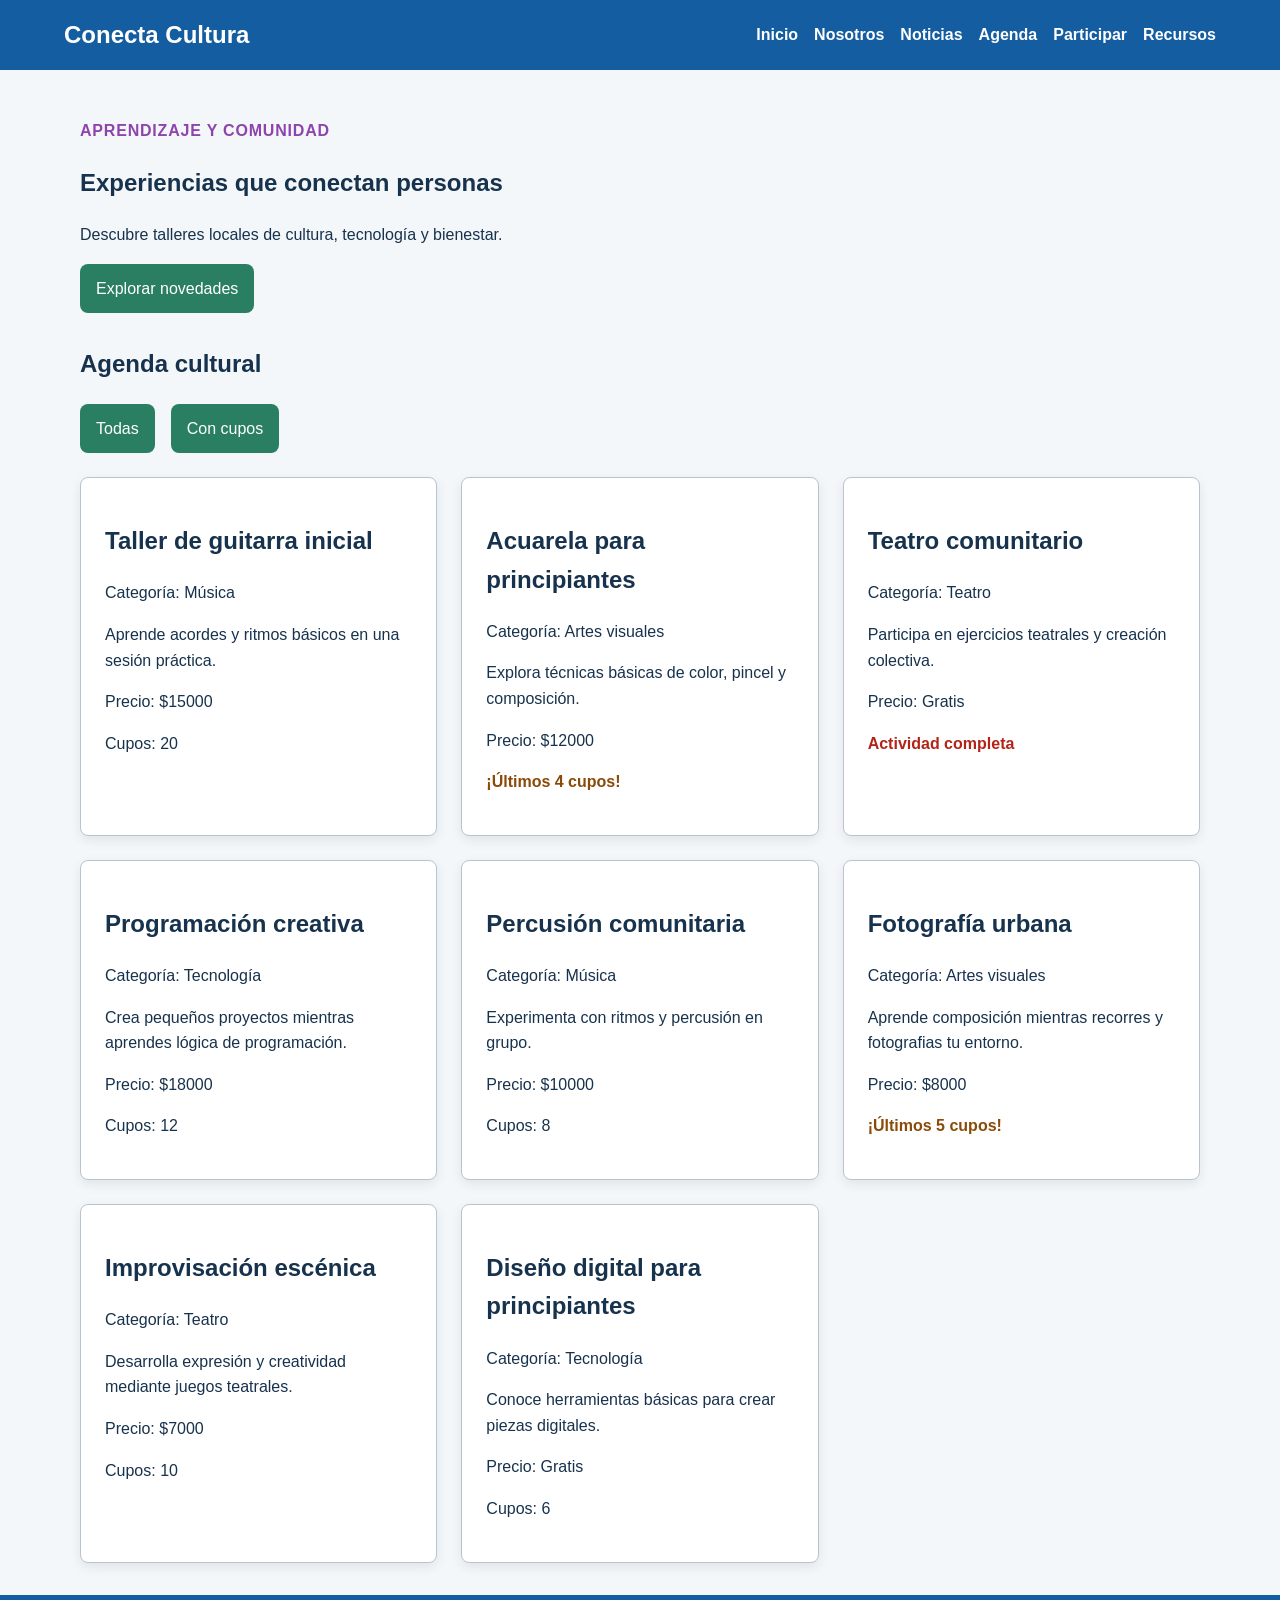
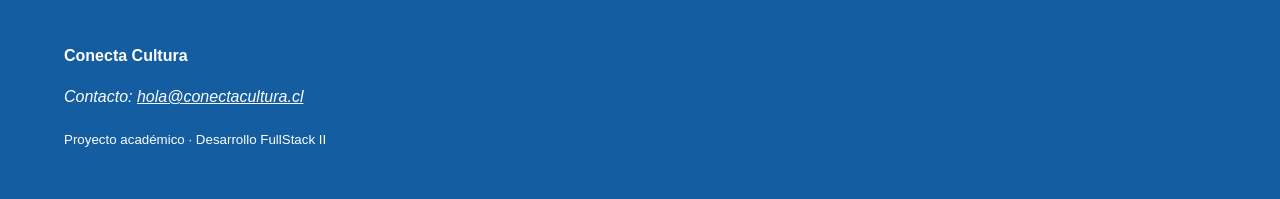
<file: index.html>
<!DOCTYPE html>
<html lang="es">
<head>
    <meta charset="UTF-8">
    <meta name="viewport" content="width=device-width, initial-scale=1.0">
    <meta name="description" content="Talleres y actividades de Conecta Cultura">
    <title>Inicio | Conecta Cultura</title>
    <link rel="stylesheet" href="assets/css/estilos.css">
</head>

<body>

    <header class="cabecera-sitio">

        <a class="marca" href="index.html">
            Conecta Cultura
        </a>

        <button
            id="boton-menu"
            class="boton-menu"
            type="button"
            aria-controls="menu-principal"
            aria-expanded="false"
            aria-label="Abrir menú"
        >
            ☰
        </button>

        <nav
            id="menu-principal"
            class="menu"
            aria-label="Navegación principal"
        >
            <ul>
                <li><a href="index.html">Inicio</a></li>
                <li><a href="nosotros.html">Nosotros</a></li>
                <li><a href="noticias.html">Noticias</a></li>
                <li><a href="agenda.html">Agenda</a></li>
                <li><a href="participar.html">Participar</a></li>
                <li><a href="recursos.html">Recursos</a></li>
            </ul>
        </nav>

    </header>

    <main id="contenido-principal">

        <section class="presentacion">
            <p class="etiqueta">Aprendizaje y comunidad</p>

            <h1>
                Experiencias que conectan personas
            </h1>

            <p>
                Descubre talleres locales de cultura, tecnología y bienestar.
            </p>

            <a class="boton" href="noticias.html">
                Explorar novedades
            </a>
        </section>

        <section aria-labelledby="titulo-cartelera">

            <h1 id="titulo-cartelera">
                Agenda cultural
            </h1>

            <div class="filtros">
                <button id="mostrar-todas" type="button">
                    Todas
                </button>

                <button id="mostrar-disponibles" type="button">
                    Con cupos
                </button>
            </div>

            <section id="cartelera" class="grilla-tarjetas"></section>

        </section>

    </main>

    <footer class="pie-sitio">

        <p>
            <strong>Conecta Cultura</strong>
        </p>

        <address>
            Contacto:
            <a href="mailto:hola@conectacultura.cl">
                hola@conectacultura.cl
            </a>
        </address>

        <p>
            <small>
                Proyecto académico · Desarrollo FullStack II
            </small>
        </p>

    </footer>

    <script src="assets/js/app.js"></script>
    <script src="assets/js/menu.js"></script>

</body>
</html>
</file>
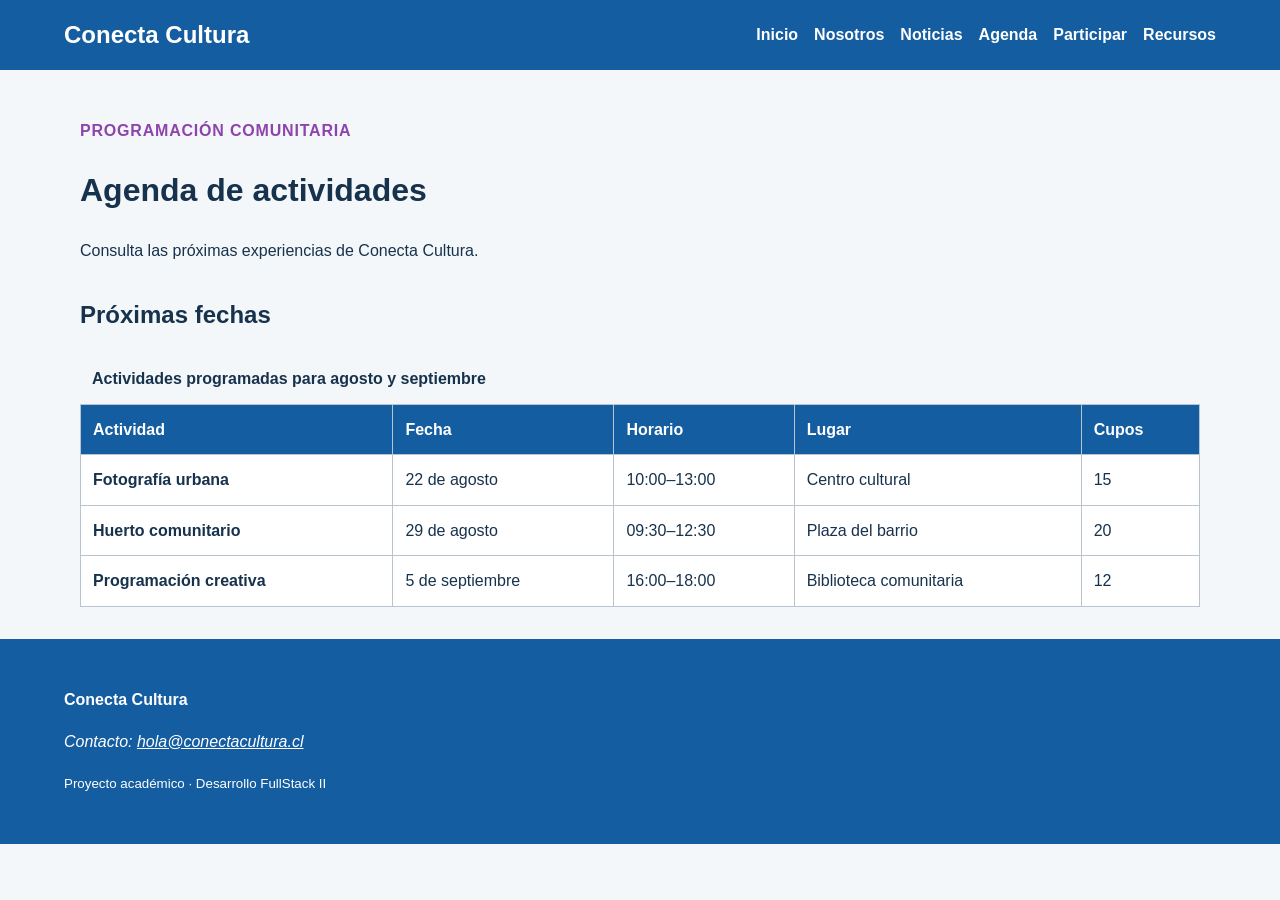
<file: agenda.html>
<!DOCTYPE html>
<html lang="es">

<head>
    <meta charset="UTF-8">
    <meta name="viewport" content="width=device-width, initial-scale=1.0">

    <meta
        name="description"
        content="Agenda de actividades de Conecta Cultura"
    >

    <title>Agenda | Conecta Cultura</title>

    <link rel="stylesheet" href="assets/css/estilos.css">
</head>

<body>

    <header class="cabecera-sitio">

        <a class="marca" href="index.html">
            Conecta Cultura
        </a>

        <button
            id="boton-menu"
            class="boton-menu"
            type="button"
            aria-controls="menu-principal"
            aria-expanded="false"
            aria-label="Abrir menú"
        >
            ☰
        </button>

        <nav
            id="menu-principal"
            class="menu"
            aria-label="Navegación principal"
        >
            <ul>
                <li><a href="index.html">Inicio</a></li>
                <li><a href="nosotros.html">Nosotros</a></li>
                <li><a href="noticias.html">Noticias</a></li>
                <li><a href="agenda.html">Agenda</a></li>
                <li><a href="participar.html">Participar</a></li>
                <li><a href="recursos.html">Recursos</a></li>
            </ul>
        </nav>

    </header>

    <main id="contenido-principal">

        <header class="encabezado-pagina">

            <p class="etiqueta">
                Programación comunitaria
            </p>

            <h1>
                Agenda de actividades
            </h1>

            <p>
                Consulta las próximas experiencias de Conecta Cultura.
            </p>

        </header>

        <section aria-labelledby="titulo-agenda">

            <h2 id="titulo-agenda">
                Próximas fechas
            </h2>

            <div
                class="tabla-contenedor"
                tabindex="0"
                aria-label="Agenda desplazable horizontalmente"
            >

                <table>

                    <caption>
                        Actividades programadas para agosto y septiembre
                    </caption>

                    <thead>

                        <tr>
                            <th scope="col">Actividad</th>
                            <th scope="col">Fecha</th>
                            <th scope="col">Horario</th>
                            <th scope="col">Lugar</th>
                            <th scope="col">Cupos</th>
                        </tr>

                    </thead>

                    <tbody>

                        <tr>
                            <th scope="row">Fotografía urbana</th>
                            <td>
                                <time datetime="2026-08-22">
                                    22 de agosto
                                </time>
                            </td>
                            <td>
                                <time datetime="10:00">10:00</time>–13:00
                            </td>
                            <td>Centro cultural</td>
                            <td>15</td>
                        </tr>

                        <tr>
                            <th scope="row">Huerto comunitario</th>
                            <td>
                                <time datetime="2026-08-29">
                                    29 de agosto
                                </time>
                            </td>
                            <td>
                                <time datetime="09:30">09:30</time>–12:30
                            </td>
                            <td>Plaza del barrio</td>
                            <td>20</td>
                        </tr>

                        <tr>
                            <th scope="row">Programación creativa</th>
                            <td>
                                <time datetime="2026-09-05">
                                    5 de septiembre
                                </time>
                            </td>
                            <td>
                                <time datetime="16:00">16:00</time>–18:00
                            </td>
                            <td>Biblioteca comunitaria</td>
                            <td>12</td>
                        </tr>

                    </tbody>

                </table>

            </div>

        </section>

    </main>

    <footer class="pie-sitio">

        <p><strong>Conecta Cultura</strong></p>

        <address>
            Contacto:
            <a href="mailto:hola@conectacultura.cl">
                hola@conectacultura.cl
            </a>
        </address>

        <p>
            <small>
                Proyecto académico · Desarrollo FullStack II
            </small>
        </p>

    </footer>

    <script src="assets/js/app.js"></script>
    <script src="assets/js/menu.js"></script>

</body>
</html>
</file>
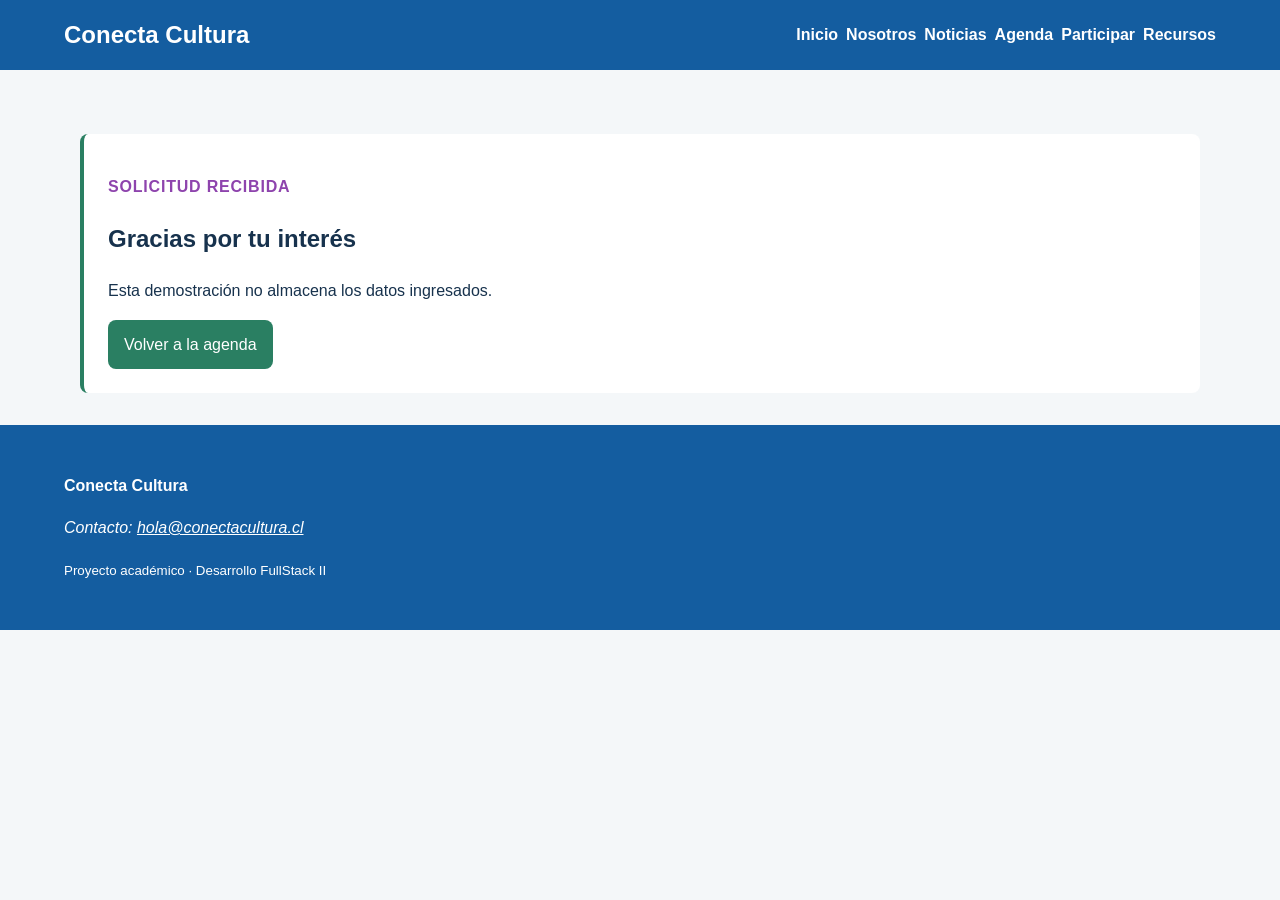
<file: confirmacion.html>
<!DOCTYPE html>
<html lang="es">
<head>
    <meta charset="UTF-8">
    <meta name="viewport" content="width=device-width, initial-scale=1.0">
    <meta name="description" content="Confirmación de solicitud de participación en Conecta Cultura">
    <title>Confirmación | Conecta Cultura</title>
    <link rel="stylesheet" href="assets/css/estilos.css">
</head>

<body>

    <a class="salto-contenido" href="#contenido-principal">
        Ir al contenido
    </a>

    <header class="cabecera-sitio">

        <a class="marca" href="index.html">
            Conecta Cultura
        </a>

        <nav aria-label="Navegación principal">
           <ul class="menu">
    <li><a href="index.html">Inicio</a></li>
    <li><a href="nosotros.html">Nosotros</a></li>
    <li><a href="noticias.html">Noticias</a></li>
    <li><a href="agenda.html">Agenda</a></li>
    <li><a href="participar.html">Participar</a></li>
    <li><a href="recursos.html">Recursos</a></li>
</ul>
        </nav>

    </header>

    <main id="contenido-principal">

        <section class="mensaje-confirmacion">

            <p class="etiqueta">
                Solicitud recibida
            </p>

            <h1>
                Gracias por tu interés
            </h1>

            <p>
                Esta demostración no almacena los datos ingresados.
            </p>

            <a class="boton" href="agenda.html">
                Volver a la agenda
            </a>

        </section>

    </main>

    <footer class="pie-sitio">

        <p><strong>Conecta Cultura</strong></p>

        <address>
            Contacto:
            <a href="mailto:hola@conectacultura.cl">
                hola@conectacultura.cl
            </a>
        </address>

        <p>
            <small>Proyecto académico · Desarrollo FullStack II</small>
        </p>

    </footer>

    <script src="assets/js/app.js"></script>

</body>
</html>
</file>
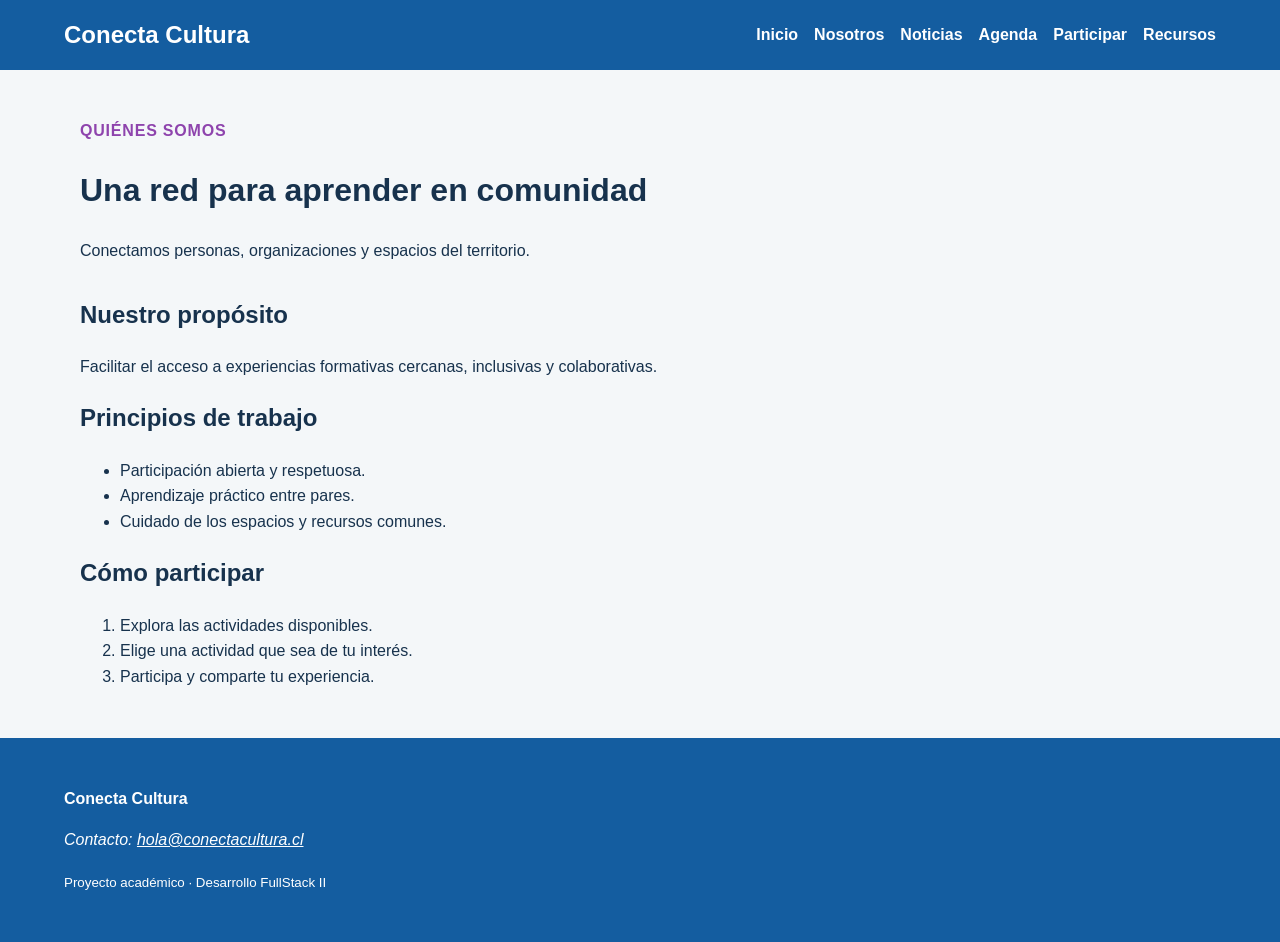
<file: nosotros.html>
<!DOCTYPE html>
<html lang="es">
<head>
    <meta charset="UTF-8">
    <meta name="viewport" content="width=device-width, initial-scale=1.0">
    <meta name="description" content="Conoce Conecta Cultura y cómo participar">
    <title>Nosotros | Conecta Cultura</title>
    <link rel="stylesheet" href="assets/css/estilos.css">
</head>

<body>

<header class="cabecera-sitio">

    <a class="marca" href="index.html">Conecta Cultura</a>

    <button
        id="boton-menu"
        class="boton-menu"
        type="button"
        aria-controls="menu-principal"
        aria-expanded="false"
        aria-label="Abrir menú"
    >
        ☰
    </button>

    <nav
        id="menu-principal"
        class="menu"
        aria-label="Navegación principal"
    >
        <ul>
            <li><a href="index.html">Inicio</a></li>
            <li><a href="nosotros.html" aria-current="page">Nosotros</a></li>
            <li><a href="noticias.html">Noticias</a></li>
            <li><a href="agenda.html">Agenda</a></li>
            <li><a href="participar.html">Participar</a></li>
            <li><a href="recursos.html">Recursos</a></li>
        </ul>
    </nav>

</header>

<main id="contenido-principal">

    <header class="encabezado-pagina">
        <p class="etiqueta">Quiénes somos</p>
        <h1>Una red para aprender en comunidad</h1>
        <p>
            Conectamos personas, organizaciones y espacios del territorio.
        </p>
    </header>

    <section>
        <h2>Nuestro propósito</h2>
        <p>
            Facilitar el acceso a experiencias formativas cercanas,
            inclusivas y colaborativas.
        </p>
    </section>

    <section>
        <h2>Principios de trabajo</h2>
        <ul>
            <li>Participación abierta y respetuosa.</li>
            <li>Aprendizaje práctico entre pares.</li>
            <li>Cuidado de los espacios y recursos comunes.</li>
        </ul>
    </section>

    <section>
        <h2>Cómo participar</h2>

        <ol>
            <li>Explora las actividades disponibles.</li>
            <li>Elige una actividad que sea de tu interés.</li>
            <li>Participa y comparte tu experiencia.</li>
        </ol>
    </section>

</main>

<footer class="pie-sitio">

    <p><strong>Conecta Cultura</strong></p>

    <address>
        Contacto:
        <a href="mailto:hola@conectacultura.cl">
            hola@conectacultura.cl
        </a>
    </address>

    <p>
        <small>Proyecto académico · Desarrollo FullStack II</small>
    </p>

</footer>

<script src="assets/js/app.js"></script>
<script src="assets/js/menu.js"></script>

</body>
</html>
</file>
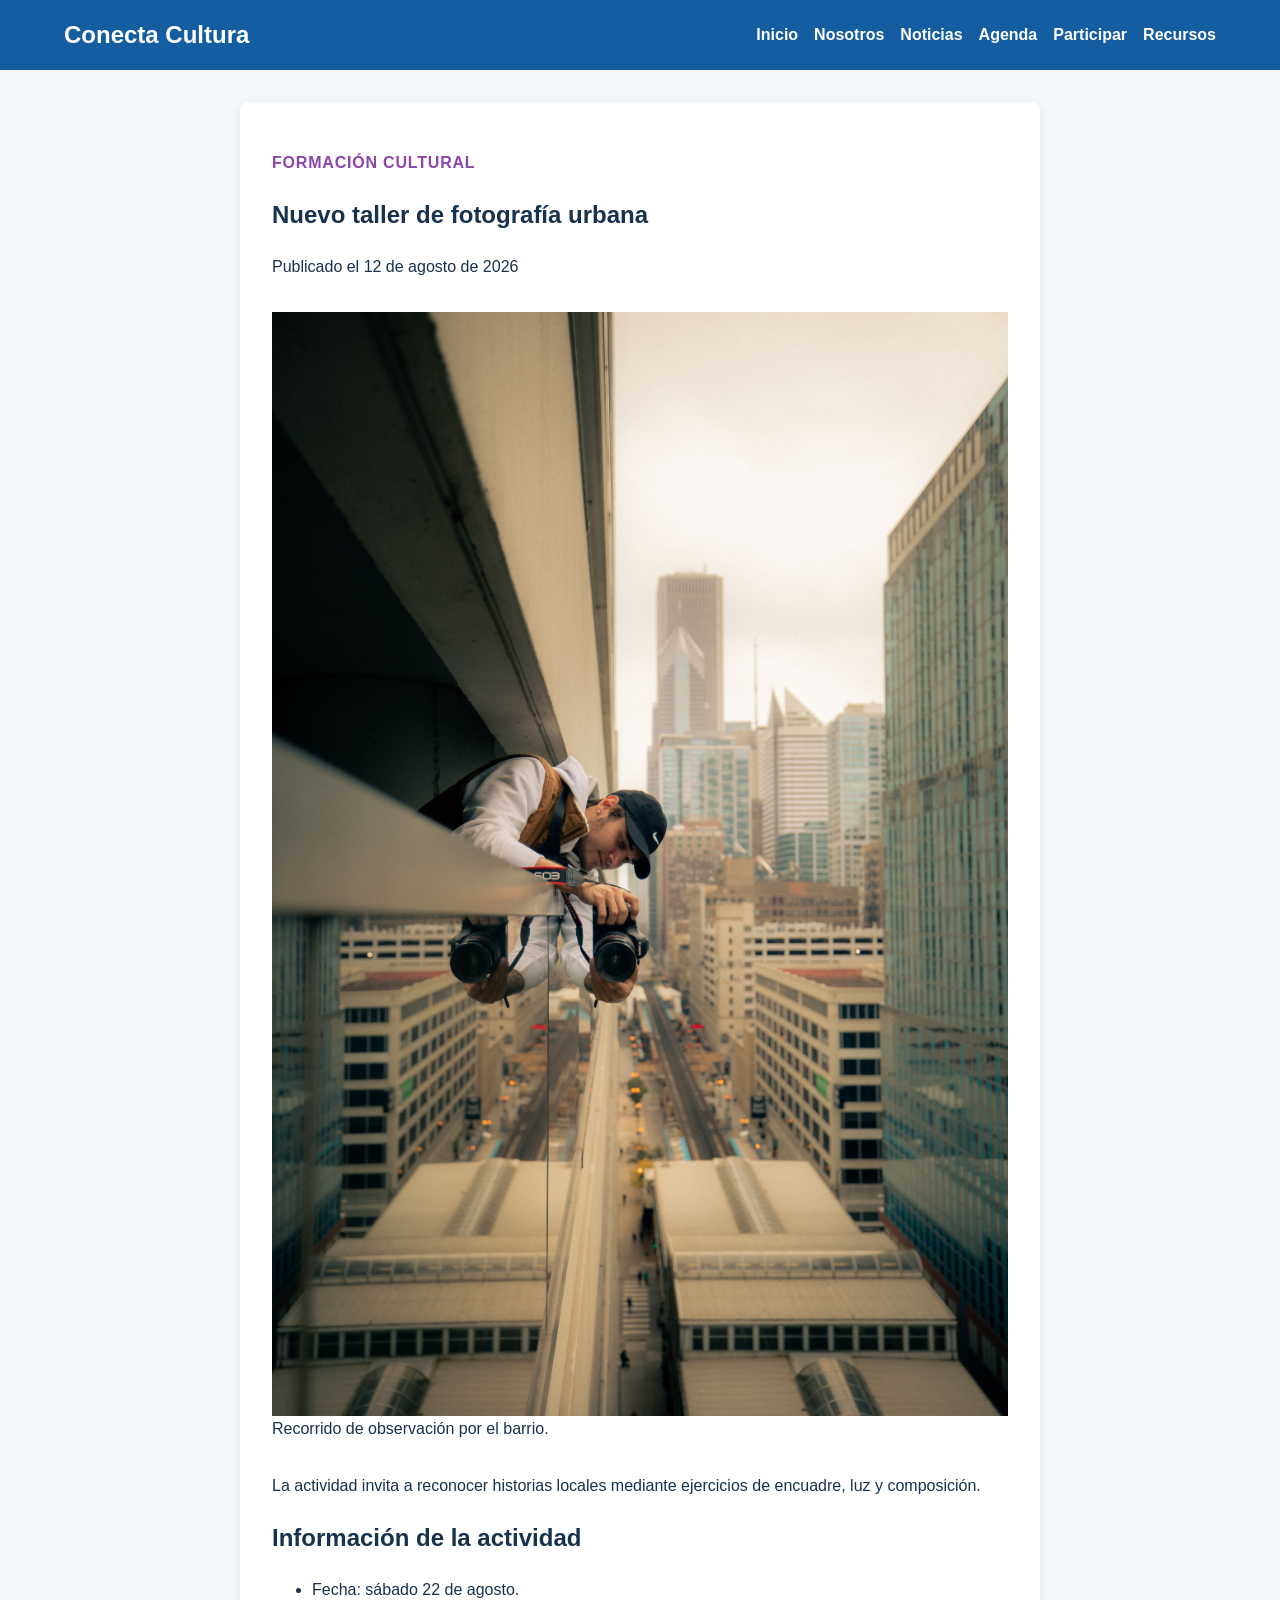
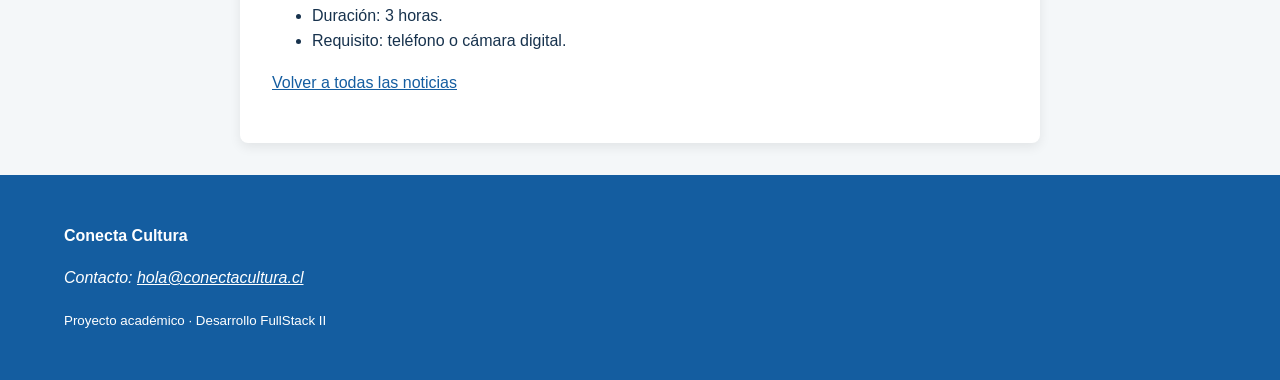
<file: noticia-detalle-1.html>
<!DOCTYPE html>
<html lang="es">

<head>
    <meta charset="UTF-8">
    <meta name="viewport" content="width=device-width, initial-scale=1.0">

    <meta
        name="description"
        content="Taller de fotografía urbana de Conecta Cultura"
    >

    <title>Fotografía urbana | Conecta Cultura</title>

    <link rel="stylesheet" href="assets/css/estilos.css">
</head>

<body>

    <header class="cabecera-sitio">

        <a class="marca" href="index.html">
            Conecta Cultura
        </a>

        <button
            id="boton-menu"
            class="boton-menu"
            type="button"
            aria-controls="menu-principal"
            aria-expanded="false"
            aria-label="Abrir menú"
        >
            ☰
        </button>

        <nav
            id="menu-principal"
            class="menu"
            aria-label="Navegación principal"
        >
            <ul>

                <li>
                    <a href="index.html">Inicio</a>
                </li>

                <li>
                    <a href="nosotros.html">Nosotros</a>
                </li>

                <li>
                    <a href="noticias.html">Noticias</a>
                </li>

                <li>
                    <a href="agenda.html">Agenda</a>
                </li>

                <li>
                    <a href="participar.html">Participar</a>
                </li>

                <li>
                    <a href="recursos.html">Recursos</a>
                </li>

            </ul>
        </nav>

    </header>

    <main id="contenido-principal">

        <article class="noticia-completa">

            <header>

                <p class="etiqueta">
                    Formación cultural
                </p>

                <h1>
                    Nuevo taller de fotografía urbana
                </h1>

                <p>
                    Publicado el
                    <time datetime="2026-08-12">
                        12 de agosto de 2026
                    </time>
                </p>

            </header>

            <figure>

                <img
                    src="assets/img/fotografia.jpg"
                    alt="Grupo observando edificios durante una salida fotográfica"
                >

                <figcaption>
                    Recorrido de observación por el barrio.
                </figcaption>

            </figure>

            <p>
                La actividad invita a reconocer historias locales mediante
                ejercicios de encuadre, luz y composición.
            </p>

            <h2>
                Información de la actividad
            </h2>

            <ul>
                <li>Fecha: sábado 22 de agosto.</li>
                <li>Duración: 3 horas.</li>
                <li>Requisito: teléfono o cámara digital.</li>
            </ul>

            <p>
                <a href="noticias.html">
                    Volver a todas las noticias
                </a>
            </p>

        </article>

    </main>

    <footer class="pie-sitio">

        <p>
            <strong>Conecta Cultura</strong>
        </p>

        <address>
            Contacto:
            <a href="mailto:hola@conectacultura.cl">
                hola@conectacultura.cl
            </a>
        </address>

        <p>
            <small>
                Proyecto académico · Desarrollo FullStack II
            </small>
        </p>

    </footer>

    <script src="assets/js/app.js"></script>
    <script src="assets/js/menu.js"></script>

</body>
</html>
</file>
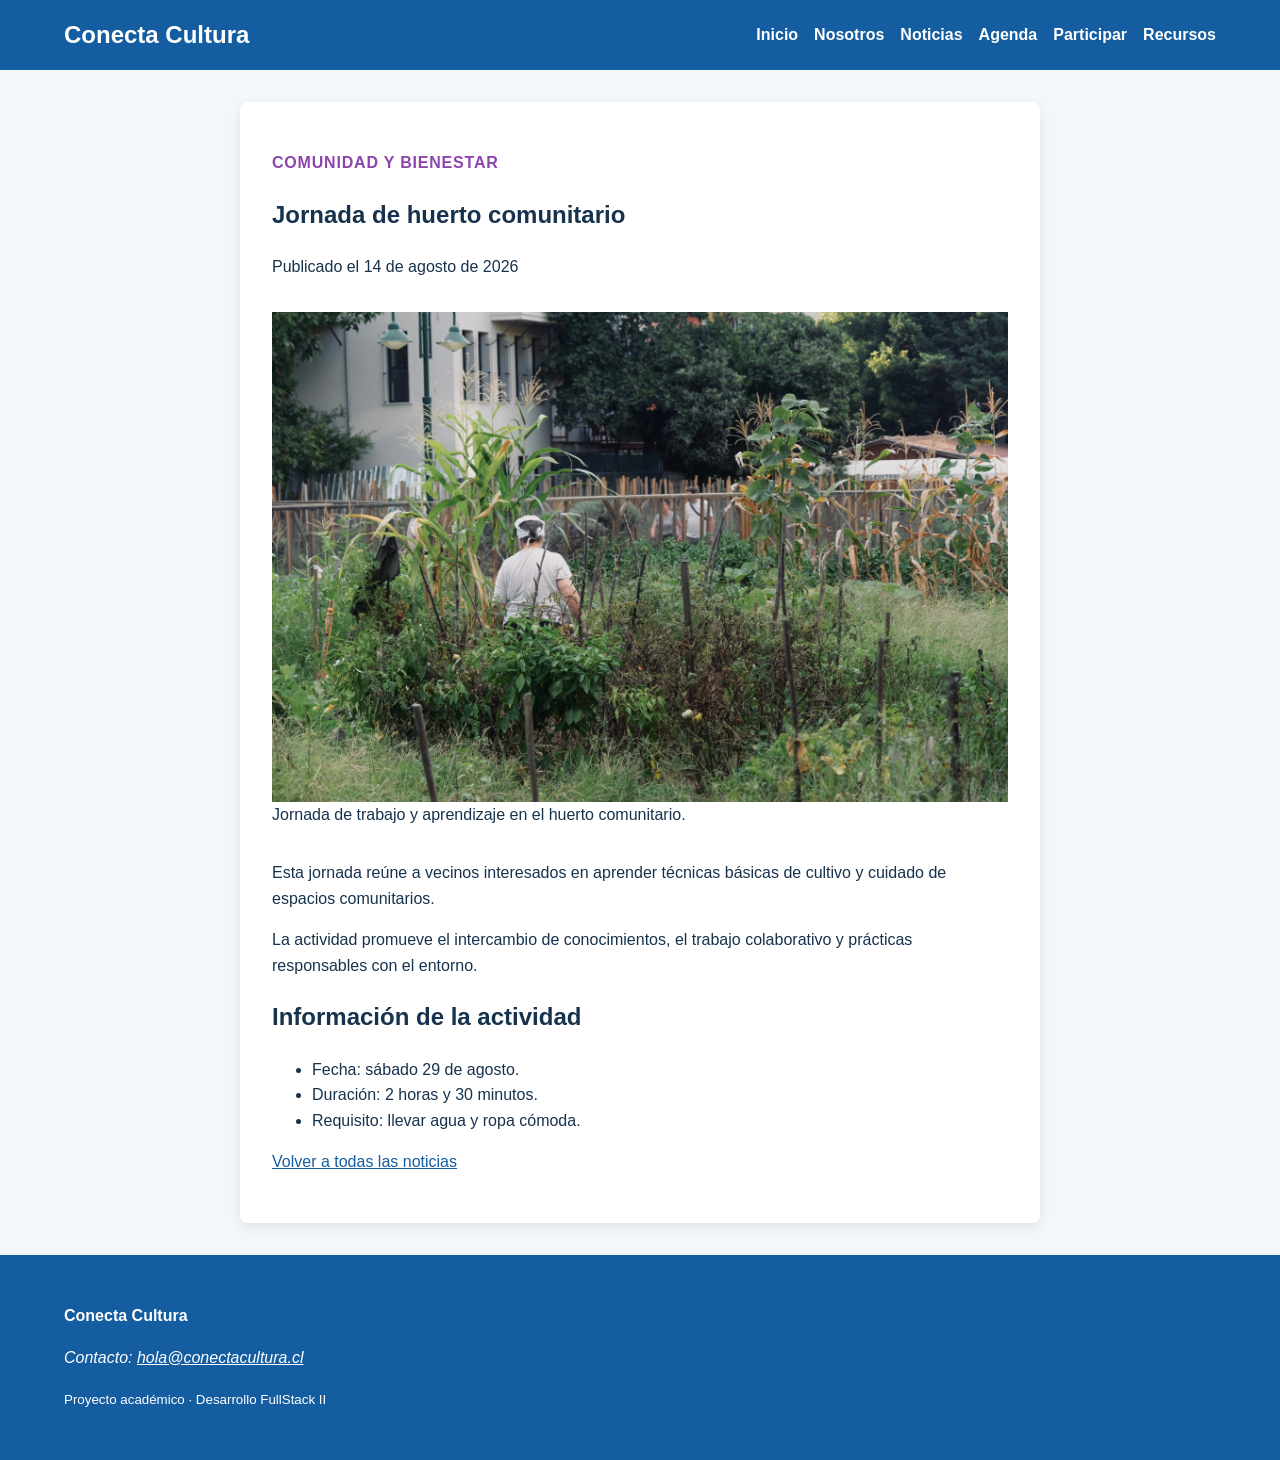
<file: noticia-detalle-2.html>
<!DOCTYPE html>
<html lang="es">

<head>
    <meta charset="UTF-8">
    <meta name="viewport" content="width=device-width, initial-scale=1.0">

    <meta
        name="description"
        content="Jornada de huerto comunitario de Conecta Cultura"
    >

    <title>Huerto comunitario | Conecta Cultura</title>

    <link rel="stylesheet" href="assets/css/estilos.css">
</head>

<body>

    <header class="cabecera-sitio">

        <a class="marca" href="index.html">
            Conecta Cultura
        </a>

        <button
            id="boton-menu"
            class="boton-menu"
            type="button"
            aria-controls="menu-principal"
            aria-expanded="false"
            aria-label="Abrir menú"
        >
            ☰
        </button>

        <nav
            id="menu-principal"
            class="menu"
            aria-label="Navegación principal"
        >
            <ul>

                <li>
                    <a href="index.html">Inicio</a>
                </li>

                <li>
                    <a href="nosotros.html">Nosotros</a>
                </li>

                <li>
                    <a href="noticias.html">Noticias</a>
                </li>

                <li>
                    <a href="agenda.html">Agenda</a>
                </li>

                <li>
                    <a href="participar.html">Participar</a>
                </li>

                <li>
                    <a href="recursos.html">Recursos</a>
                </li>

            </ul>
        </nav>

    </header>

    <main id="contenido-principal">

        <article class="noticia-completa">

            <header>

                <p class="etiqueta">
                    Comunidad y bienestar
                </p>

                <h1>
                    Jornada de huerto comunitario
                </h1>

                <p>
                    Publicado el
                    <time datetime="2026-08-14">
                        14 de agosto de 2026
                    </time>
                </p>

            </header>

            <figure>

                <img
                    src="assets/img/huerto.jpg"
                    alt="Persona trabajando en un huerto comunitario"
                >

                <figcaption>
                    Jornada de trabajo y aprendizaje en el huerto comunitario.
                </figcaption>

            </figure>

            <p>
                Esta jornada reúne a vecinos interesados en aprender técnicas
                básicas de cultivo y cuidado de espacios comunitarios.
            </p>

            <p>
                La actividad promueve el intercambio de conocimientos,
                el trabajo colaborativo y prácticas responsables con el entorno.
            </p>

            <h2>
                Información de la actividad
            </h2>

            <ul>
                <li>Fecha: sábado 29 de agosto.</li>
                <li>Duración: 2 horas y 30 minutos.</li>
                <li>Requisito: llevar agua y ropa cómoda.</li>
            </ul>

            <p>
                <a href="noticias.html">
                    Volver a todas las noticias
                </a>
            </p>

        </article>

    </main>

    <footer class="pie-sitio">

        <p>
            <strong>Conecta Cultura</strong>
        </p>

        <address>
            Contacto:
            <a href="mailto:hola@conectacultura.cl">
                hola@conectacultura.cl
            </a>
        </address>

        <p>
            <small>
                Proyecto académico · Desarrollo FullStack II
            </small>
        </p>

    </footer>

    <script src="assets/js/app.js"></script>
    <script src="assets/js/menu.js"></script>

</body>
</html>
</file>
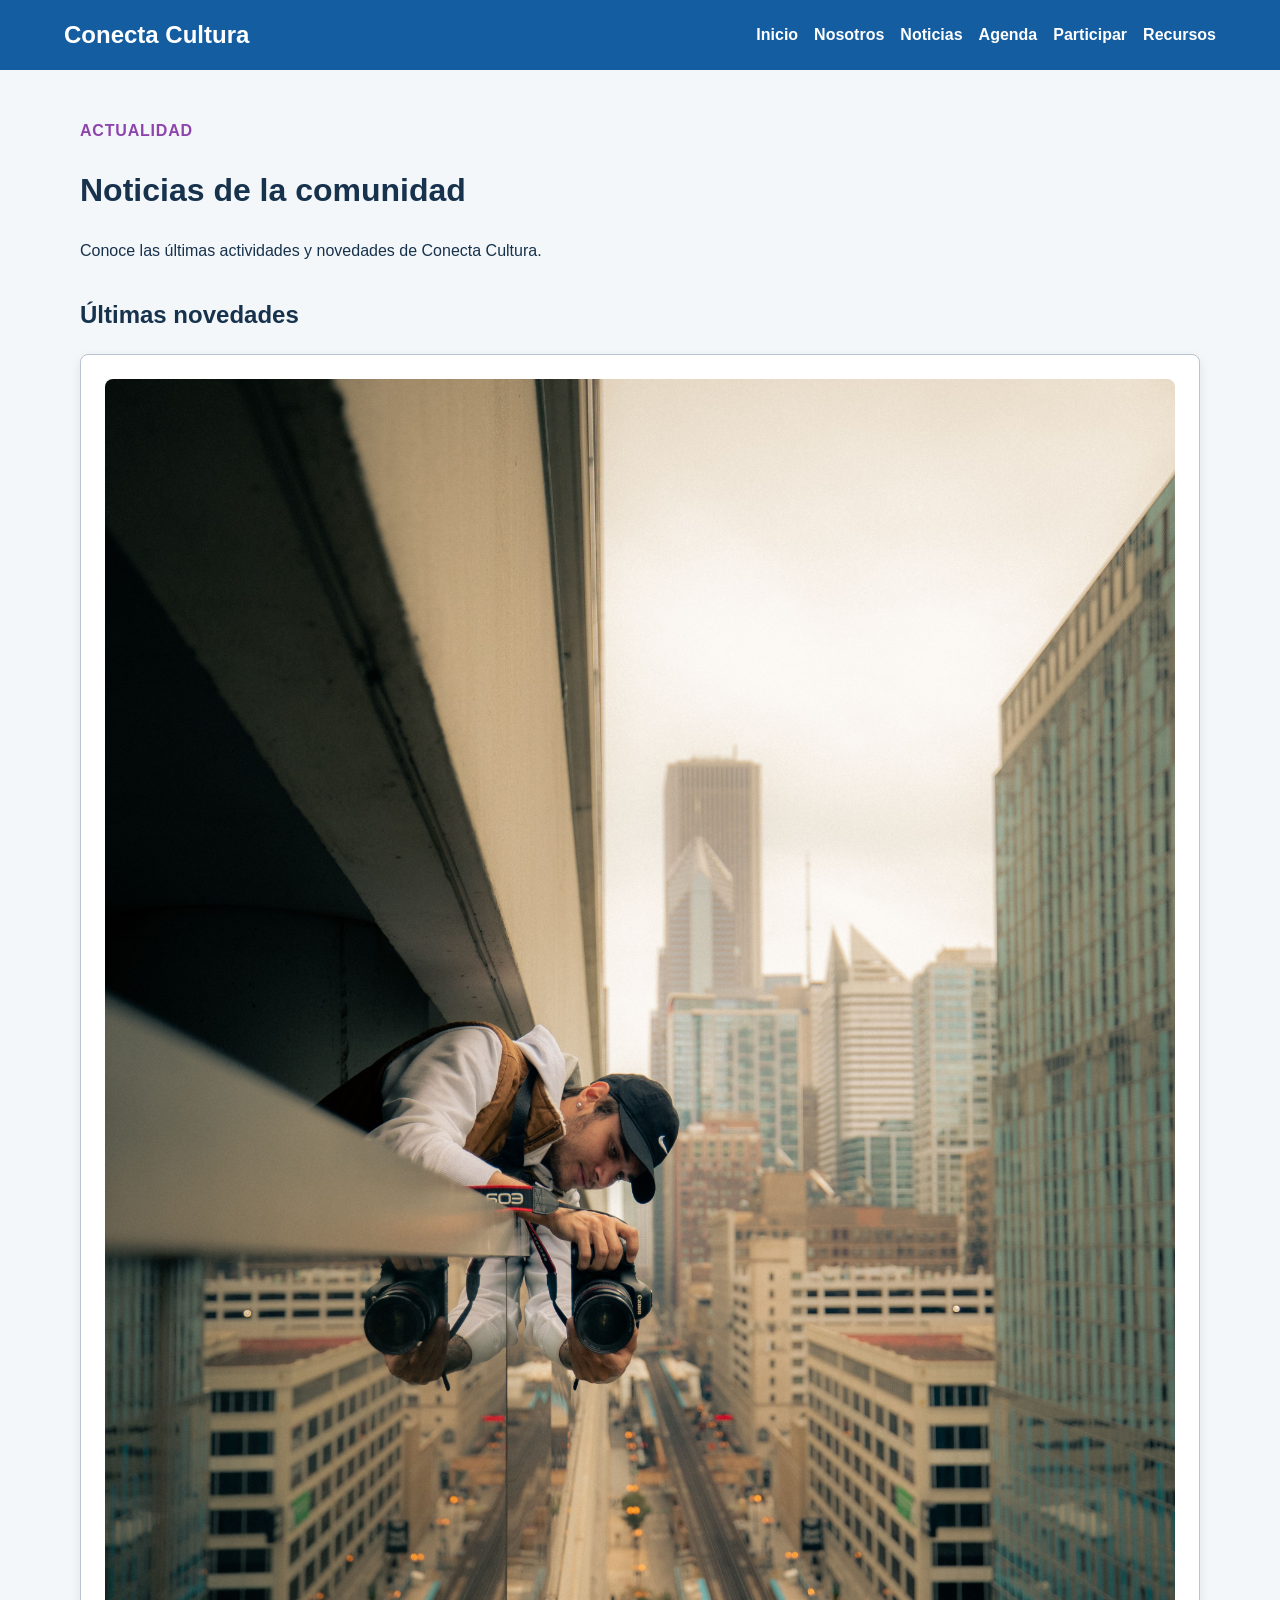
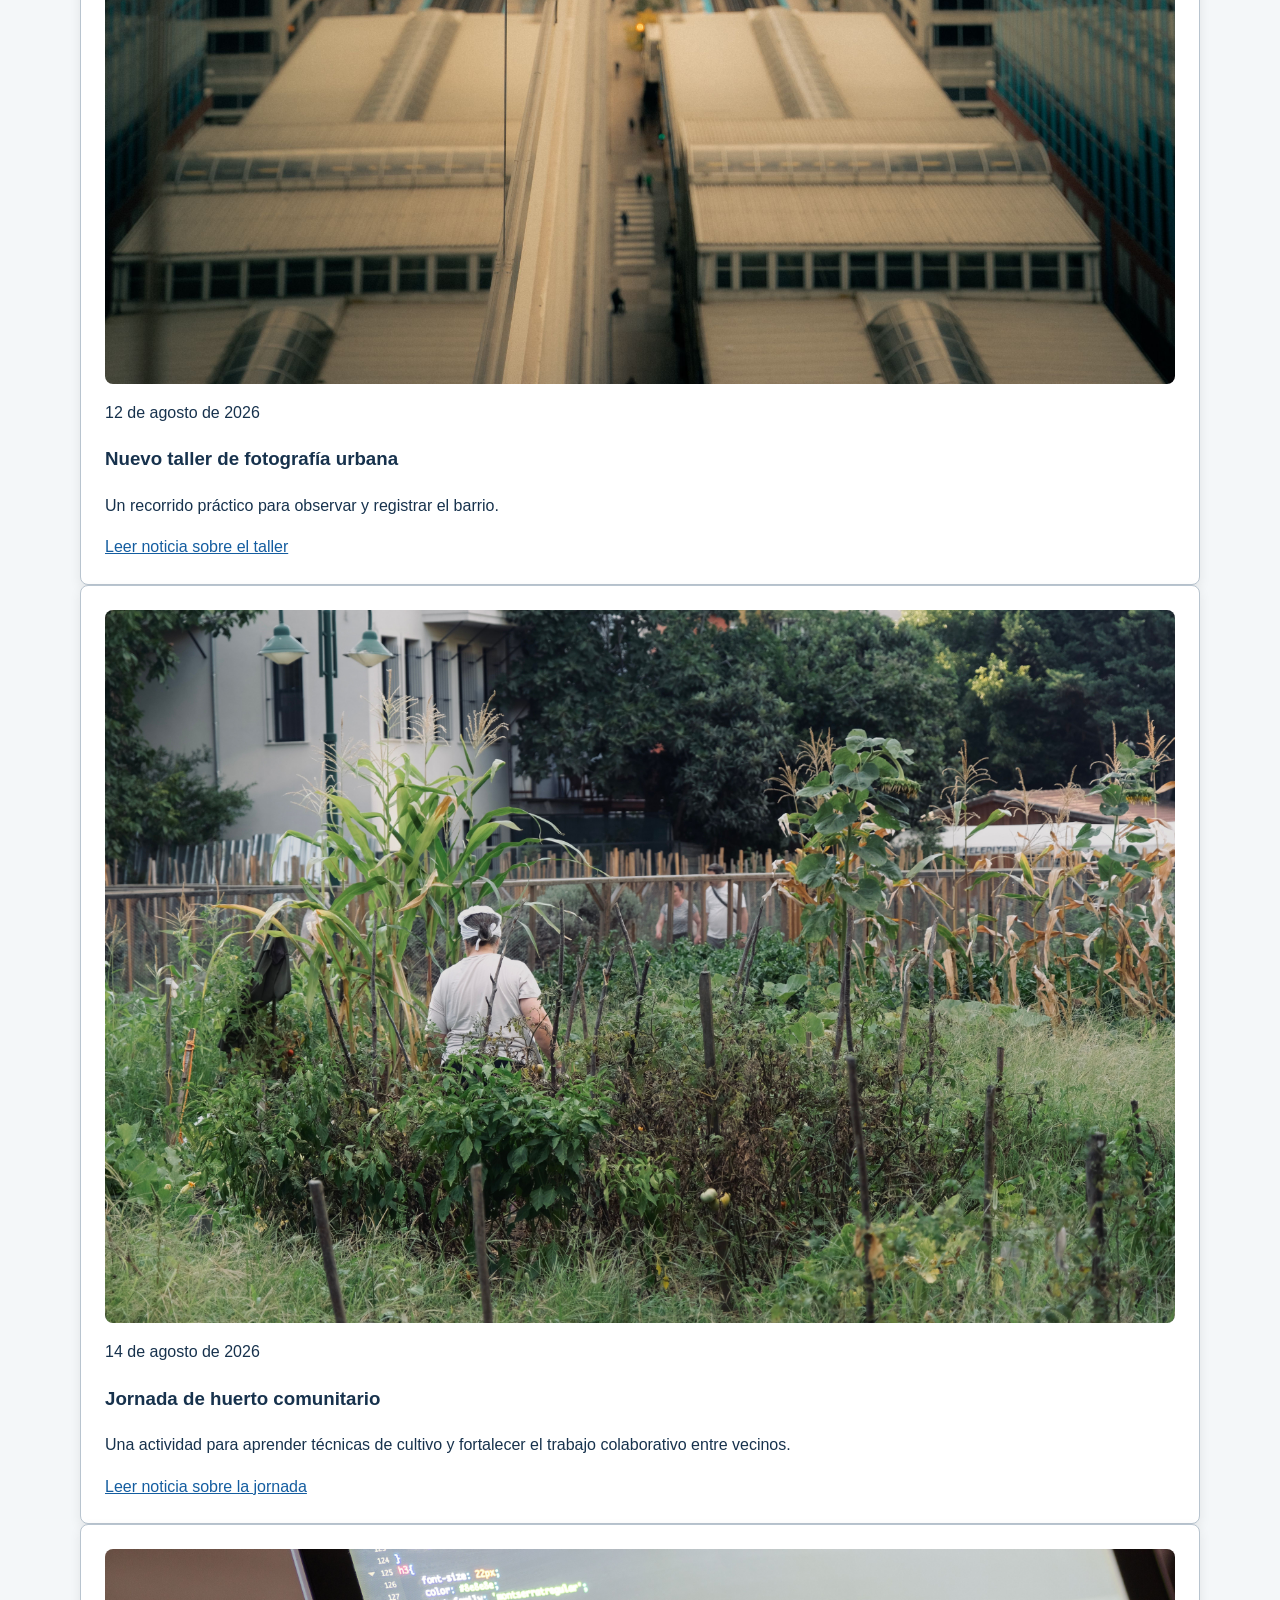
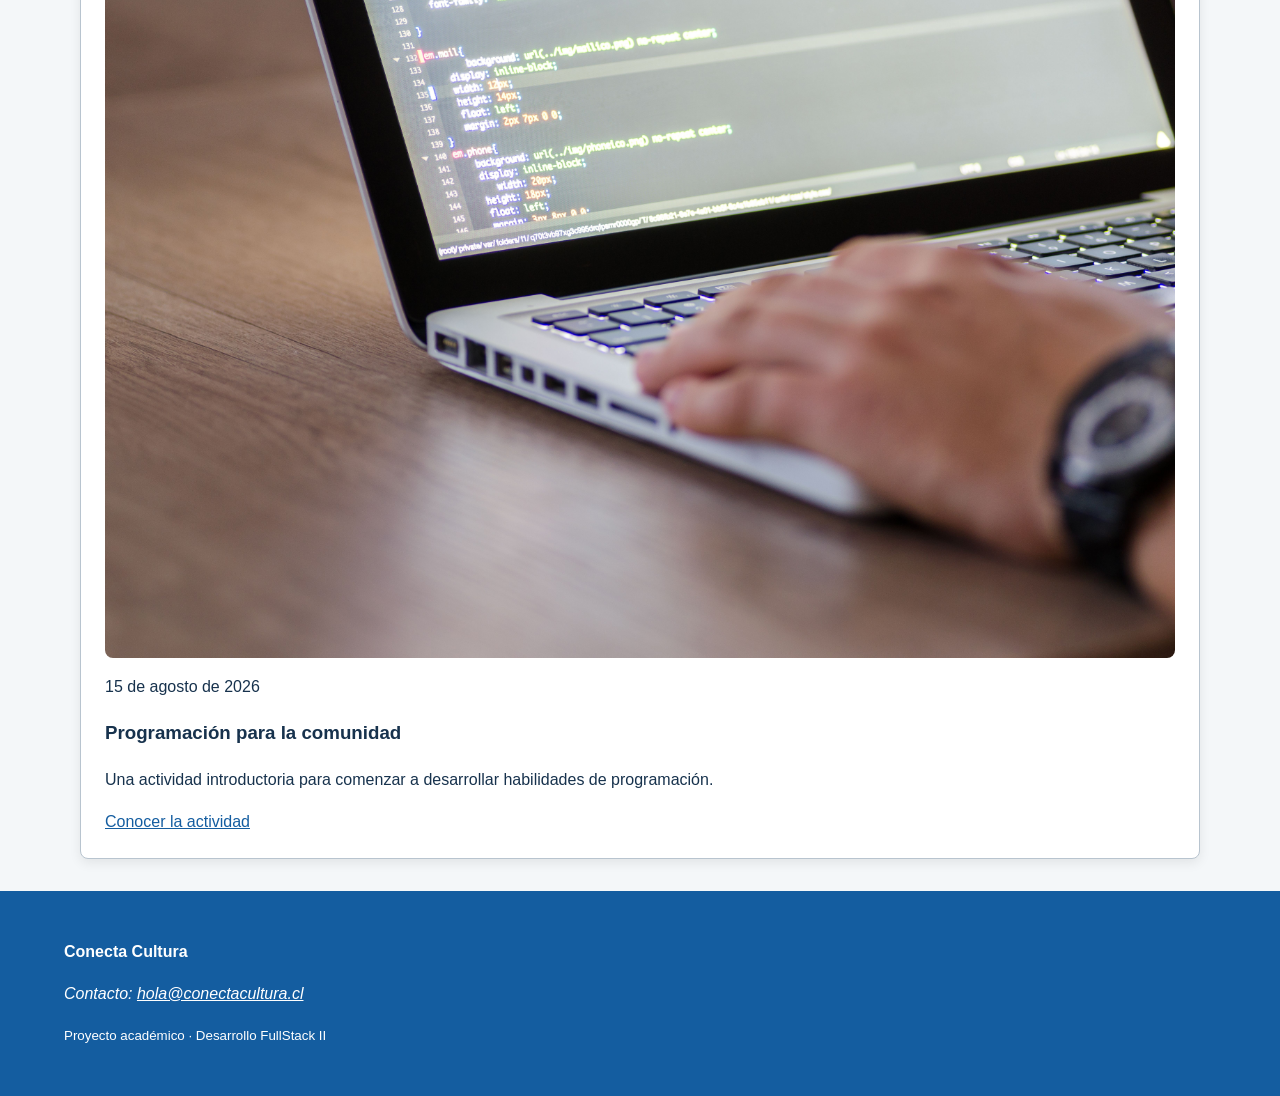
<file: noticias.html>
<!DOCTYPE html>
<html lang="es">

<head>
    <meta charset="UTF-8">
    <meta name="viewport" content="width=device-width, initial-scale=1.0">

    <meta
        name="description"
        content="Noticias y novedades de la comunidad de Conecta Cultura"
    >

    <title>Noticias | Conecta Cultura</title>

    <link rel="stylesheet" href="assets/css/estilos.css">
</head>

<body>

    <header class="cabecera-sitio">

        <a class="marca" href="index.html">
            Conecta Cultura
        </a>

        <button
            id="boton-menu"
            class="boton-menu"
            type="button"
            aria-controls="menu-principal"
            aria-expanded="false"
            aria-label="Abrir menú"
        >
            ☰
        </button>

        <nav
            id="menu-principal"
            class="menu"
            aria-label="Navegación principal"
        >
            <ul>

                <li>
                    <a href="index.html">Inicio</a>
                </li>

                <li>
                    <a href="nosotros.html">Nosotros</a>
                </li>

                <li>
                    <a href="noticias.html" aria-current="page">Noticias</a>
                </li>

                <li>
                    <a href="agenda.html">Agenda</a>
                </li>

                <li>
                    <a href="participar.html">Participar</a>
                </li>

                <li>
                    <a href="recursos.html">Recursos</a>
                </li>

            </ul>
        </nav>

    </header>

    <main id="contenido-principal">

        <header class="encabezado-pagina">

            <p class="etiqueta">
                Actualidad
            </p>

            <h1>
                Noticias de la comunidad
            </h1>

            <p>
                Conoce las últimas actividades y novedades de Conecta Cultura.
            </p>

        </header>

        <section aria-labelledby="titulo-novedades">

            <h2 id="titulo-novedades">
                Últimas novedades
            </h2>

            <article class="tarjeta">

                <img
                    src="assets/img/fotografia.jpg"
                    alt="Persona fotografiando edificios del barrio"
                >

                <p>
                    <time datetime="2026-08-12">
                        12 de agosto de 2026
                    </time>
                </p>

                <h3>
                    Nuevo taller de fotografía urbana
                </h3>

                <p>
                    Un recorrido práctico para observar y registrar el barrio.
                </p>

                <a href="noticia-detalle-1.html">
                    Leer noticia sobre el taller
                </a>

            </article>

            <article class="tarjeta">

                <img
                    src="assets/img/huerto.jpg"
                    alt="Persona trabajando en un huerto comunitario"
                >

                <p>
                    <time datetime="2026-08-14">
                        14 de agosto de 2026
                    </time>
                </p>

                <h3>
                    Jornada de huerto comunitario
                </h3>

                <p>
                    Una actividad para aprender técnicas de cultivo y fortalecer
                    el trabajo colaborativo entre vecinos.
                </p>

                <a href="noticia-detalle-2.html">
                    Leer noticia sobre la jornada
                </a>

            </article>

            <article class="tarjeta">

                <img
                    src="assets/img/programacion.jpg"
                    alt="Persona trabajando con código en un computador"
                >

                <p>
                    <time datetime="2026-08-15">
                        15 de agosto de 2026
                    </time>
                </p>

                <h3>
                    Programación para la comunidad
                </h3>

                <p>
                    Una actividad introductoria para comenzar a desarrollar
                    habilidades de programación.
                </p>

                <a href="index.html">
                    Conocer la actividad
                </a>

            </article>

        </section>

    </main>

    <footer class="pie-sitio">

        <p>
            <strong>Conecta Cultura</strong>
        </p>

        <address>
            Contacto:
            <a href="mailto:hola@conectacultura.cl">
                hola@conectacultura.cl
            </a>
        </address>

        <p>
            <small>
                Proyecto académico · Desarrollo FullStack II
            </small>
        </p>

    </footer>

    <script src="assets/js/app.js"></script>
    <script src="assets/js/menu.js"></script>

</body>
</html>
</file>
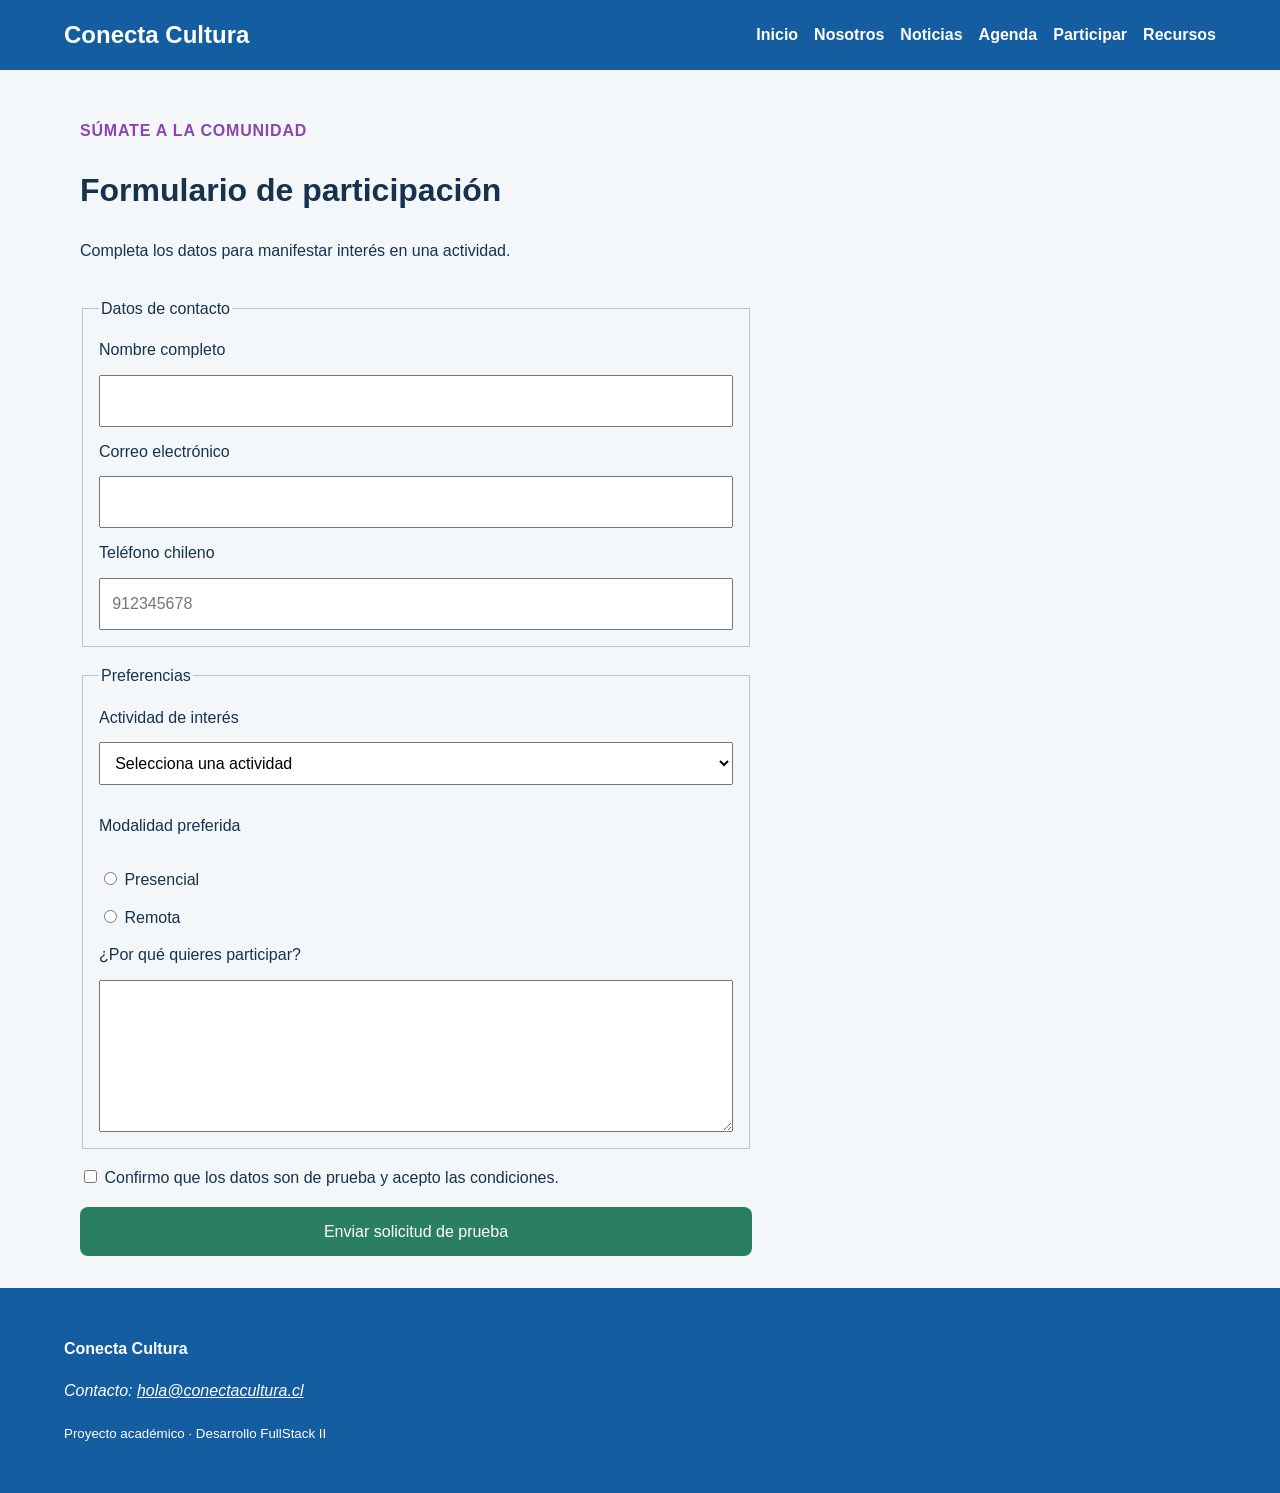
<file: participar.html>
<!DOCTYPE html>
<html lang="es">

<head>
    <meta charset="UTF-8">
    <meta name="viewport" content="width=device-width, initial-scale=1.0">

    <meta
        name="description"
        content="Formulario de participación de Conecta Cultura"
    >

    <title>Participar | Conecta Cultura</title>

    <link rel="stylesheet" href="assets/css/estilos.css">
</head>

<body>

    <header class="cabecera-sitio">

        <a class="marca" href="index.html">
            Conecta Cultura
        </a>

        <button
            id="boton-menu"
            class="boton-menu"
            type="button"
            aria-controls="menu-principal"
            aria-expanded="false"
            aria-label="Abrir menú"
        >
            ☰
        </button>

        <nav
            id="menu-principal"
            class="menu"
            aria-label="Navegación principal"
        >
            <ul>
                <li><a href="index.html">Inicio</a></li>
                <li><a href="nosotros.html">Nosotros</a></li>
                <li><a href="noticias.html">Noticias</a></li>
                <li><a href="agenda.html">Agenda</a></li>
                <li>
                    <a href="participar.html" aria-current="page">
                        Participar
                    </a>
                </li>
                <li><a href="recursos.html">Recursos</a></li>
            </ul>
        </nav>

    </header>

    <main id="contenido-principal">

        <header class="encabezado-pagina">

            <p class="etiqueta">
                Súmate a la comunidad
            </p>

            <h1>
                Formulario de participación
            </h1>

            <p>
                Completa los datos para manifestar interés en una actividad.
            </p>

        </header>

        <form
            class="formulario"
            action="confirmacion.html"
            method="get"
        >

            <fieldset>

                <legend>
                    Datos de contacto
                </legend>

                <label for="nombre">
                    Nombre completo
                </label>

                <input
                    id="nombre"
                    name="nombre"
                    type="text"
                    autocomplete="name"
                    minlength="3"
                    maxlength="80"
                    required
                >

                <label for="correo">
                    Correo electrónico
                </label>

                <input
                    id="correo"
                    name="correo"
                    type="email"
                    autocomplete="email"
                    required
                >

                <label for="telefono">
                    Teléfono chileno
                </label>

                <input
                    id="telefono"
                    name="telefono"
                    type="tel"
                    autocomplete="tel"
                    placeholder="912345678"
                    pattern="[0-9]{9}"
                    title="Ingresa 9 dígitos"
                    required
                >

            </fieldset>

            <fieldset>

                <legend>
                    Preferencias
                </legend>

                <label for="actividad">
                    Actividad de interés
                </label>

                <select
                    id="actividad"
                    name="actividad"
                    required
                >
                    <option value="">
                        Selecciona una actividad
                    </option>

                    <option value="fotografia">
                        Fotografía urbana
                    </option>

                    <option value="huerto">
                        Huerto comunitario
                    </option>

                    <option value="programacion">
                        Programación creativa
                    </option>
                </select>

                <p>
                    Modalidad preferida
                </p>

                <label>
                    <input
                        type="radio"
                        name="modalidad"
                        value="presencial"
                        required
                    >
                    Presencial
                </label>

                <label>
                    <input
                        type="radio"
                        name="modalidad"
                        value="remota"
                    >
                    Remota
                </label>

                <label for="motivacion">
                    ¿Por qué quieres participar?
                </label>

                <textarea
                    id="motivacion"
                    name="motivacion"
                    rows="5"
                    minlength="20"
                    maxlength="500"
                    required
                ></textarea>

            </fieldset>

            <label>
                <input
                    type="checkbox"
                    name="acepta_condiciones"
                    required
                >
                Confirmo que los datos son de prueba y acepto las condiciones.
            </label>

            <button type="submit">
                Enviar solicitud de prueba
            </button>

        </form>

    </main>

    <footer class="pie-sitio">

        <p>
            <strong>Conecta Cultura</strong>
        </p>

        <address>
            Contacto:
            <a href="mailto:hola@conectacultura.cl">
                hola@conectacultura.cl
            </a>
        </address>

        <p>
            <small>
                Proyecto académico · Desarrollo FullStack II
            </small>
        </p>

    </footer>

    <script src="assets/js/app.js"></script>
    <script src="assets/js/menu.js"></script>

</body>
</html>
</file>
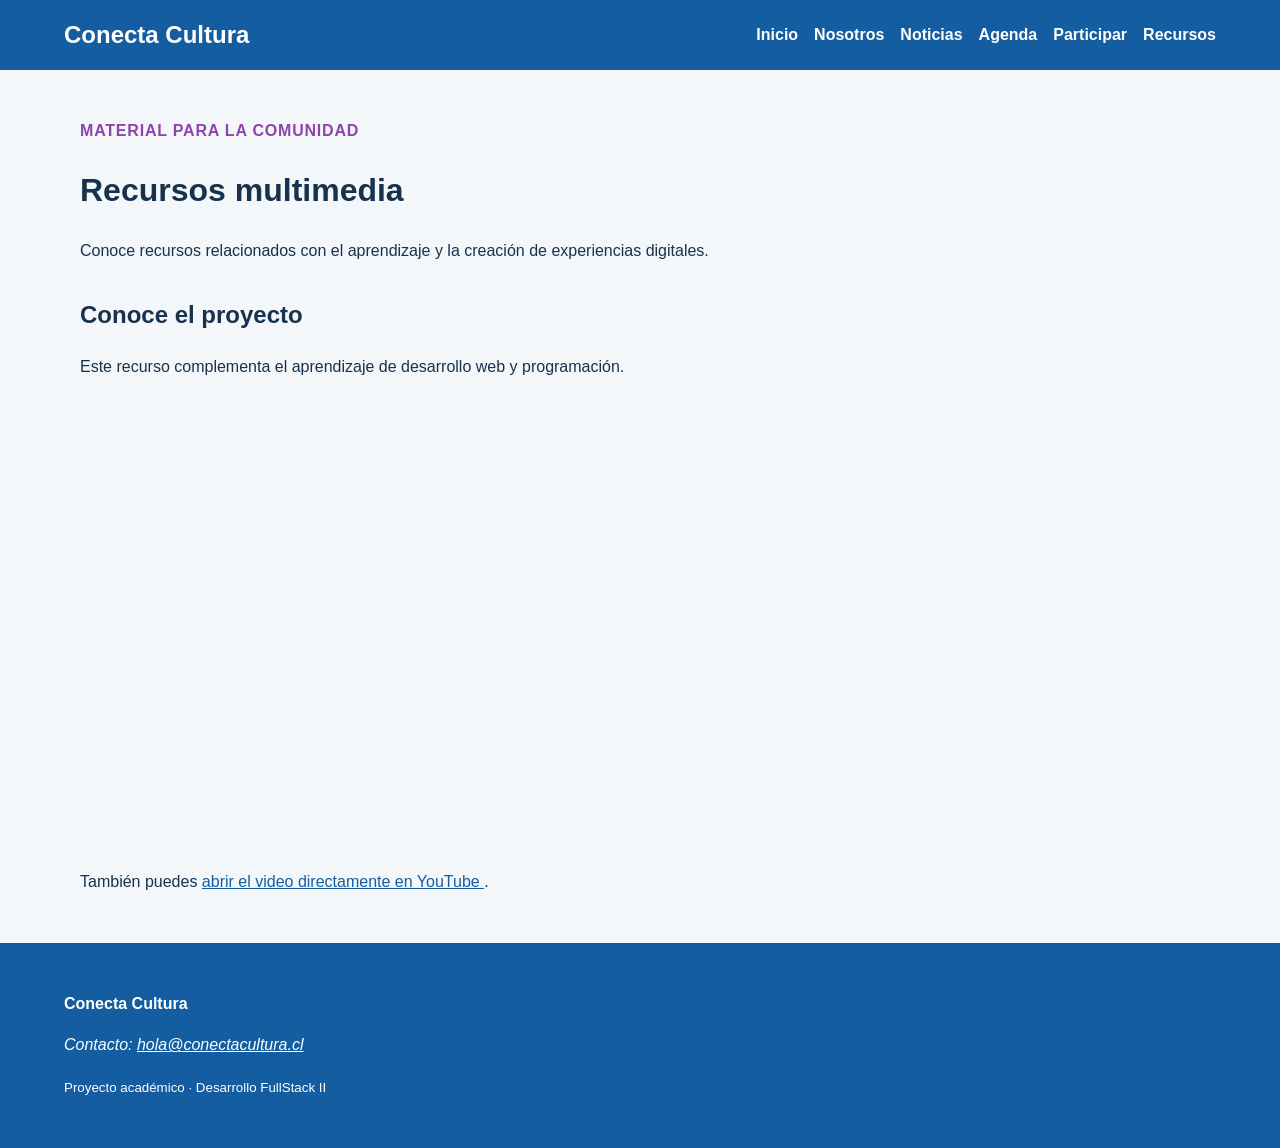
<file: recursos.html>
<!DOCTYPE html>
<html lang="es">

<head>
    <meta charset="UTF-8">
    <meta name="viewport" content="width=device-width, initial-scale=1.0">

    <meta
        name="description"
        content="Recursos multimedia de Conecta Cultura"
    >

    <title>Recursos | Conecta Cultura</title>

    <link rel="stylesheet" href="assets/css/estilos.css">
</head>

<body>

    <header class="cabecera-sitio">

        <a class="marca" href="index.html">
            Conecta Cultura
        </a>

        <button
            id="boton-menu"
            class="boton-menu"
            type="button"
            aria-controls="menu-principal"
            aria-expanded="false"
            aria-label="Abrir menú"
        >
            ☰
        </button>

        <nav
            id="menu-principal"
            class="menu"
            aria-label="Navegación principal"
        >
            <ul>
                <li><a href="index.html">Inicio</a></li>
                <li><a href="nosotros.html">Nosotros</a></li>
                <li><a href="noticias.html">Noticias</a></li>
                <li><a href="agenda.html">Agenda</a></li>
                <li><a href="participar.html">Participar</a></li>
                <li>
                    <a href="recursos.html" aria-current="page">
                        Recursos
                    </a>
                </li>
            </ul>
        </nav>

    </header>

    <main id="contenido-principal">

        <header class="encabezado-pagina">

            <p class="etiqueta">
                Material para la comunidad
            </p>

            <h1>
                Recursos multimedia
            </h1>

            <p>
                Conoce recursos relacionados con el aprendizaje y la creación
                de experiencias digitales.
            </p>

        </header>

        <section aria-labelledby="titulo-recursos">

            <h2 id="titulo-recursos">
                Conoce el proyecto
            </h2>

            <p>
                Este recurso complementa el aprendizaje de desarrollo web
                y programación.
            </p>

            <div class="recurso-video">

                <iframe
                    src="https://www.youtube.com/embed/GDGejH3SDNQ"
                    title="Video sobre HTML y programación"
                    loading="lazy"
                    allow="accelerometer; autoplay; clipboard-write; encrypted-media; gyroscope; picture-in-picture"
                    allowfullscreen>
                </iframe>

            </div>

            <p>
                También puedes
                <a href="https://www.youtube.com/watch?v=GDGejH3SDNQ">
                    abrir el video directamente en YouTube
                </a>.
            </p>

        </section>

    </main>

    <footer class="pie-sitio">

        <p>
            <strong>Conecta Cultura</strong>
        </p>

        <address>
            Contacto:
            <a href="mailto:hola@conectacultura.cl">
                hola@conectacultura.cl
            </a>
        </address>

        <p>
            <small>
                Proyecto académico · Desarrollo FullStack II
            </small>
        </p>

    </footer>

    <script src="assets/js/app.js"></script>
    <script src="assets/js/menu.js"></script>

</body>
</html>
</file>
<file: assets/css/estilos.css>
:root {
    --color-primario: #145da0;
    --color-secundario: #2a7f62;
    --color-acento: #8e44ad;
    --color-texto: #17324d;
    --color-fondo: #f4f7f9;
    --color-blanco: #ffffff;
    --color-borde: #b8c4cf;
    --fuente-principal: Arial, sans-serif;
    --radio: 0.5rem;
    --sombra: 0 4px 12px rgba(0, 0, 0, 0.08);
}

* {
    box-sizing: border-box;
}

body {
    margin: 0;
    font-family: var(--fuente-principal);
    color: var(--color-texto);
    background-color: var(--color-fondo);
    line-height: 1.6;
}

img {
    display: block;
    max-width: 100%;
    height: auto;
}

a {
    color: var(--color-primario);
}

button,
.boton {
    display: inline-block;
    padding: 0.75rem 1rem;
    border: 0;
    border-radius: var(--radio);
    background-color: var(--color-secundario);
    color: var(--color-blanco);
    text-decoration: none;
    cursor: pointer;
    font: inherit;
}

.cabecera-sitio {
    display: flex;
    flex-direction: column;
    gap: 1rem;
    padding: 1rem 5%;
    background-color: var(--color-primario);
    color: var(--color-blanco);
}

.marca {
    color: inherit;
    font-size: 1.5rem;
    font-weight: bold;
    text-decoration: none;
}

.menu {
    display: flex;
    flex-direction: column;
    gap: 0.5rem;
    margin: 0;
    padding: 0;
    list-style: none;
}

.menu a {
    color: inherit;
    text-decoration: none;
    font-weight: bold;
}

main {
    width: 90%;
    max-width: 70rem;
    margin-inline: auto;
    padding: 2rem 0;
}

.presentacion,
.encabezado-pagina {
    margin-bottom: 2rem;
}

.etiqueta {
    color: var(--color-acento);
    font-weight: bold;
    text-transform: uppercase;
    letter-spacing: 0.05em;
}

.grilla-tarjetas {
    display: block;
}

.tarjeta {
    margin-bottom: 1.5rem;
    padding: 1.5rem;
    background-color: var(--color-blanco);
    border: 1px solid var(--color-borde);
    border-radius: var(--radio);
    box-shadow: var(--sombra);
}

.tarjeta img {
    width: 100%;
    margin-bottom: 1rem;
    border-radius: var(--radio);
}

.aviso,
.mensaje-confirmacion {
    margin-top: 2rem;
    padding: 1.5rem;
    background-color: var(--color-blanco);
    border-left: 0.3rem solid var(--color-secundario);
    border-radius: var(--radio);
}

.noticia-completa {
    max-width: 50rem;
    margin-inline: auto;
    padding: 2rem;
    background-color: var(--color-blanco);
    border-radius: var(--radio);
    box-shadow: var(--sombra);
}

.noticia-completa figure {
    margin: 2rem 0;
}

.tabla-contenedor {
    max-width: 100%;
    overflow-x: auto;
}

table {
    width: 100%;
    border-collapse: collapse;
    background-color: var(--color-blanco);
}

caption {
    padding: 0.75rem;
    font-weight: bold;
    text-align: left;
}

th,
td {
    padding: 0.75rem;
    border: 1px solid var(--color-borde);
    text-align: left;
}

thead {
    color: var(--color-blanco);
    background-color: var(--color-primario);
}

.formulario {
    display: grid;
    gap: 1rem;
    max-width: 42rem;
}

.formulario fieldset {
    display: grid;
    gap: 0.75rem;
    padding: 1rem;
    border: 1px solid var(--color-borde);
}

.formulario input,
.formulario select,
.formulario textarea {
    width: 100%;
    padding: 0.7rem;
    font: inherit;
}

.formulario input[type="radio"],
.formulario input[type="checkbox"] {
    width: auto;
}

.recurso-video {
    max-width: 50rem;
}

.recurso-video iframe {
    width: 100%;
    aspect-ratio: 16 / 9;
    border: 0;
}

.pie-sitio {
    padding: 2rem 5%;
    background-color: var(--color-primario);
    color: var(--color-blanco);
}

.pie-sitio a {
    color: inherit;
}

.salto-contenido {
    position: absolute;
    left: -10000px;
}

.salto-contenido:focus {
    position: static;
}

/* Pantallas medianas */
@media (min-width: 48rem) {

    .cabecera-sitio {
        flex-direction: row;
        justify-content: space-between;
        align-items: center;
    }

    .menu {
        flex-direction: row;
        flex-wrap: wrap;
    }

    .grilla-tarjetas {
        display: grid;
        grid-template-columns: 1fr 1fr;
        gap: 1.5rem;
    }

    .tarjeta {
        margin-bottom: 0;
    }
}

/* Pantallas amplias */
@media (min-width: 64rem) {

    .grilla-tarjetas {
        grid-template-columns: repeat(3, 1fr);
    }
}
.boton-menu {
    display: inline-block;
    padding: 0.65rem 0.85rem;
    font-size: 1.5rem;
    background-color: #ffffff;
    border: 0.1rem solid #1f4b5b;
    border-radius: 0.35rem;
    cursor: pointer;
}

.menu {
    display: none;
    flex-direction: column;
    gap: 0.5rem;
}

.menu.menu-abierto {
    display: flex;
}

.menu ul {
    margin: 0;
    padding: 0;
    list-style: none;
}

.filtros {
    display: flex;
    flex-wrap: wrap;
    gap: 1rem;
    margin-bottom: 1.5rem;
}

.aviso-cupos {
    color: #8a4b08;
    font-weight: 700;
}

.actividad-completa {
    color: #b42318;
    font-weight: 700;
}

@media (min-width: 768px) {
    .boton-menu {
        display: none;
    }

    .menu {
        display: flex;
        flex-direction: row;
    }

    .menu ul {
        display: flex;
        flex-direction: row;
        gap: 1rem;
    }
}
</file>
